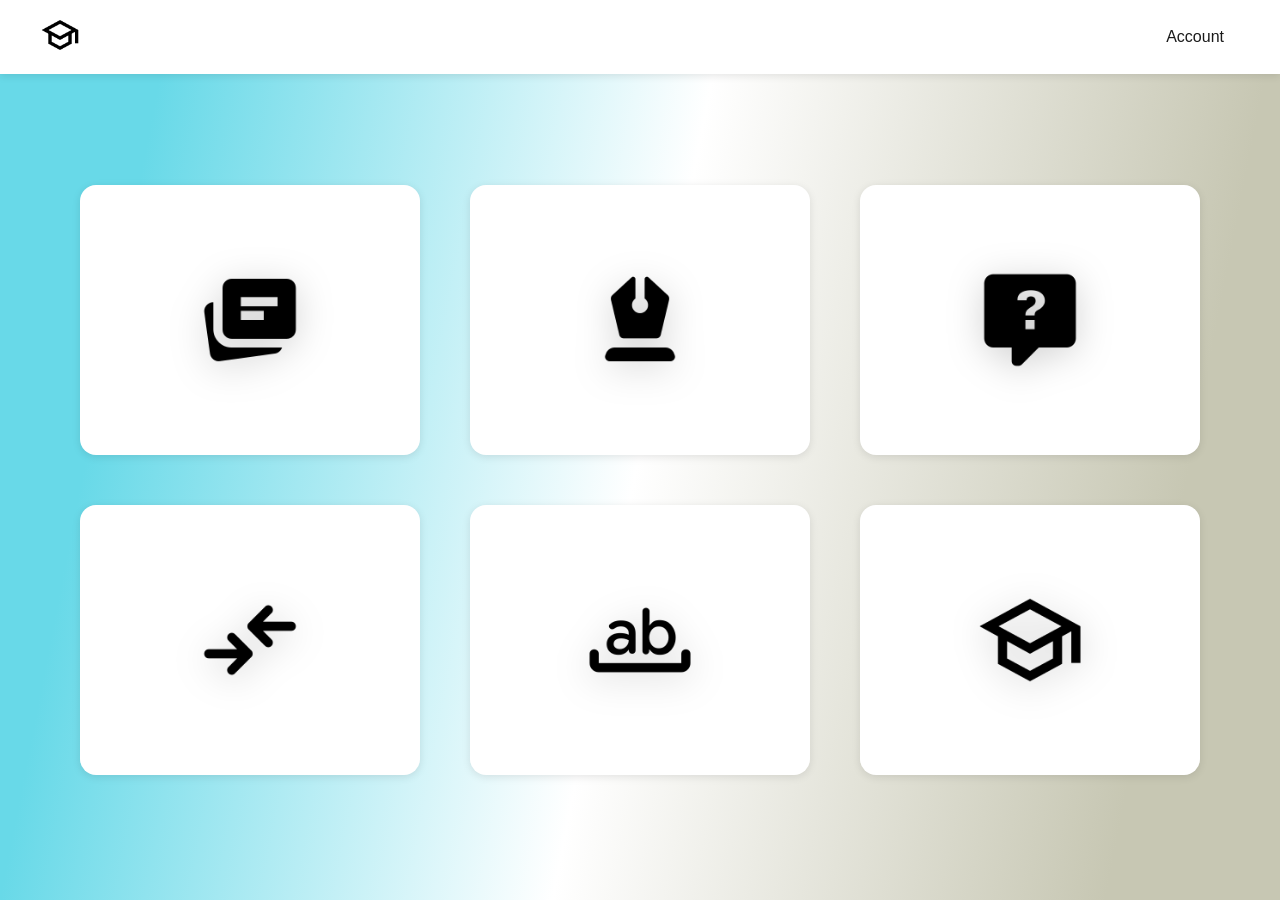
<file: games.html>
<!DOCTYPE html>
<html lang="cs">
<head>
  <meta charset="UTF-8">
  <meta name="viewport" content="width=device-width, initial-scale=1.0">
  <title>Games</title>
  <link rel="stylesheet" href="styles.css">
</head>
<body>
  <nav class="navbar">
    <div class="navbar-logo">
      <a href="/home">
        <img src="/assets/logo.png" alt="Logo" class="logo-img">
      </a>
    </div>
    <div class="navbar-account">
      <a href="/account" class="account-link" id="navAccountLink">Account</a>
    </div>
  </nav>
  <div class="container1">
    <a href="/flashcards">
    <div class="card">
      <img class="card-logo" src="/assets/flashcardslogo.png" alt="Flashcards logo">
      <div class="card-overlay">
        <h3>Flashcards</h3>
        <p>Quickly review concepts with interactive cards.</p>
      </div>
    </div>
  </a>
    <a href="/blank">
    <div class="card">
      <img class="card-logo" src="/assets/fillinlogo.png" alt="Fill in the blanks logo">
      <div class="card-overlay">
        <h3>Fill in the blanks</h3>
        <p>Complete sentences with the missing words.</p>
      </div>
    </div>
    </a>
    <a href="/quiz">
    <div class="card">
      <img class="card-logo" src="/assets/quizlogo.png" alt="Quiz logo">
      <div class="card-overlay">
        <h3>Quiz</h3>
        <p>Test your knowledge with a short quiz.</p>
      </div>
    </div>
    </a>
    <a href="/match">
    <div class="card">
      <img class="card-logo" src="/assets/matchgamelogo.png" alt="Match game logo">
      <div class="card-overlay">
        <h3>Match game</h3>
        <p>Pair the correct items together.</p>
      </div>
    </div>
    </a>
    <a href="/wordscramble">
    <div class="card">
      <img class="card-logo" src="/assets/wordscramblelogo.png" alt="Word scramble logo">
      <div class="card-overlay">
        <h3>Word scramble</h3>
        <p>Unscramble letters to form words.</p>
      </div>
    </div>
    </a>
    <div class="card">
      <img class="card-logo" src="/assets/logo.png" alt="Coming soon logo">
      <div class="card-overlay">
        <h3>Coming soon</h3>
        <p>More games will appear here soon.</p>
      </div>
    </div>
  </div>
</body>
</html>
</file>
<file: styles.css>
* {
      margin: 0;
      padding: 0;
      box-sizing: border-box;
  }

  /* Navbar styles */
  .navbar {
      position: fixed;
      top: 0;
      left: 0;
      right: 0;
      display: flex;
      justify-content: space-between;
      align-items: center;
      padding: 15px 40px;
      background-color: #ffffff;
      box-shadow: 0 2px 8px rgba(0, 0, 0, 0.1);
      z-index: 1000;
  }

  .navbar-logo {
      display: flex;
      align-items: center;
  }

  .logo-img {
      height: 40px;
      width: auto;
  }

  .navbar-account {
      display: flex;
      align-items: center;
  }

  .account-link {
      color: #1a1a1a;
      text-decoration: none;
      font-size: 1rem;
      font-weight: 500;
      padding: 8px 16px;
      border-radius: 6px;
      transition: all 0.3s ease;
  }

  .account-link:hover {
      background-color: #f5f5f5;
      color: #333;
  }

  /* Account page layout */
  .page-account {
      align-items: flex-start;
  }

  .account-wrap {
      width: min(1100px, 92vw);
      margin: 0 auto;
      padding: 10px 0 40px;
  }

  .account-header {
      display: flex;
      align-items: flex-start;
      justify-content: space-between;
      gap: 20px;
      margin: 10px 0 20px;
  }

  .account-title {
      font-size: 2rem;
      font-weight: 600;
      color: #1a1a1a;
      margin-bottom: 6px;
  }

  .account-subtitle {
      color: #444;
      line-height: 1.4;
      max-width: 70ch;
  }

  .account-badges {
      display: flex;
      gap: 10px;
      flex-wrap: wrap;
      justify-content: flex-end;
  }

  .badge {
      display: inline-flex;
      align-items: center;
      gap: 8px;
      padding: 8px 12px;
      border-radius: 999px;
      background: rgba(255, 255, 255, 0.9);
      box-shadow: 0 2px 10px rgba(0, 0, 0, 0.06);
      color: #111;
      font-weight: 600;
      font-size: 0.9rem;
      border: 1px solid rgba(0, 0, 0, 0.06);
  }

  .badge-muted {
      font-weight: 500;
      color: #333;
  }

  .account-grid {
      display: grid;
      grid-template-columns: repeat(2, minmax(0, 1fr));
      gap: 18px;
  }

  .panel {
      background: rgba(255, 255, 255, 0.92);
      border: 1px solid rgba(0, 0, 0, 0.06);
      border-radius: 14px;
      padding: 18px;
      box-shadow: 0 8px 24px rgba(0, 0, 0, 0.08);
  }

  .panel-head h2 {
      font-size: 1.2rem;
      margin-bottom: 4px;
      color: #1a1a1a;
  }

  .panel-head p {
      color: #555;
      font-size: 0.95rem;
      line-height: 1.4;
      margin-bottom: 14px;
  }

  .profile-row {
      display: flex;
      align-items: center;
      gap: 12px;
      margin-bottom: 14px;
  }

  .avatar {
      width: 44px;
      height: 44px;
      border-radius: 12px;
      display: grid;
      place-items: center;
      background: #111;
      color: #fff;
      font-weight: 700;
  }

  .profile-name {
      font-weight: 700;
      color: #111;
  }

  .profile-email {
      color: #555;
      font-size: 0.95rem;
  }

  .form label span {
      display: block;
      font-size: 0.9rem;
      color: #333;
      margin-bottom: 6px;
      font-weight: 600;
  }

  .form input,
  .form textarea,
  .form select {
      width: 100%;
      border: 1px solid rgba(0, 0, 0, 0.14);
      background: #fff;
      border-radius: 10px;
      padding: 12px 12px;
      font-size: 1rem;
      outline: none;
  }

  .form textarea {
      resize: vertical;
  }

  .form input:focus,
  .form textarea:focus,
  .form select:focus {
      border-color: rgba(0, 0, 0, 0.35);
      box-shadow: 0 0 0 3px rgba(0, 0, 0, 0.08);
  }

  .form-row {
      display: grid;
      grid-template-columns: repeat(2, minmax(0, 1fr));
      gap: 12px;
      margin-bottom: 12px;
  }

  .checks { 
    display: grid;
    gap: 2px;
}

.checks { 
  display: flex;
  flex-direction: column;
}

.check {
  display: flex;
  align-items: center;
  gap: 8px;
  font-size: 0.95rem;
}

/* reset checkboxu protoze */
.check input[type="checkbox"] {
  margin: 0;
  width: 16px;
  height: 16px;
  flex-shrink: 0;
}
  .actions {
      display: flex;
      gap: 10px;
      justify-content: flex-end;
      flex-wrap: wrap;
      margin-top: 8px;
  }

  .btn {
      border: none;
      border-radius: 10px;
      padding: 10px 14px;
      font-weight: 700;
      cursor: pointer;
      background: #111;
      color: #fff;
      transition: transform 0.08s ease, opacity 0.2s ease;
  }

  .btn:hover {
      opacity: 0.92;
  }

  .btn:active {
      transform: translateY(1px);
  }

  .btn-secondary {
      background: rgba(0, 0, 0, 0.08);
      color: #111;
  }

  .sub-cards {
      display: grid;
      grid-template-columns: repeat(3, minmax(0, 1fr));
      gap: 10px;
      margin-bottom: 14px;
  }

  .sub-card {
      text-align: left;
      border: 1px solid rgba(0, 0, 0, 0.12);
      background: #fff;
      border-radius: 12px;
      padding: 12px;
      cursor: pointer;
      transition: transform 0.08s ease, border-color 0.2s ease, box-shadow 0.2s ease;
  }

  .sub-card:hover {
      border-color: rgba(0, 0, 0, 0.25);
      box-shadow: 0 8px 16px rgba(0, 0, 0, 0.08);
  }

  .sub-card.is-active {
      border-color: #111;
      box-shadow: 0 0 0 3px rgba(0, 0, 0, 0.08);
  }

  .sub-card-title {
      font-weight: 800;
      color: #111;
      margin-bottom: 2px;
  }

  .sub-card-desc {
      color: #555;
      font-size: 0.92rem;
  }

  .kv {
      display: grid;
      gap: 10px;
      margin-bottom: 10px;
  }

  .kv-row {
      display: flex;
      justify-content: space-between;
      gap: 10px;
      padding: 10px 12px;
      border-radius: 12px;
      background: rgba(0, 0, 0, 0.04);
  }

  .kv-key {
      color: #333;
      font-weight: 700;
  }

  .kv-value {
      color: #111;
      font-weight: 800;
  }

  .prompt-list {
      display: grid;
      gap: 10px;
  }

  .prompt-item {
      padding: 12px 12px;
      border-radius: 12px;
      background: rgba(0, 0, 0, 0.04);
      display: grid;
      gap: 6px;
  }

  .prompt-text {
      color: #111;
      font-weight: 700;
      line-height: 1.35;
      white-space: pre-wrap;
      word-break: break-word;
  }

  .prompt-meta {
      color: #555;
      font-size: 0.9rem;
  }

  .prompt-empty {
      padding: 12px 12px;
      border-radius: 12px;
      background: rgba(0, 0, 0, 0.04);
      color: #444;
      line-height: 1.4;
  }

  @media (max-width: 900px) {
      .account-grid {
          grid-template-columns: 1fr;
      }
      .sub-cards {
          grid-template-columns: 1fr;
      }
      .form-row {
          grid-template-columns: 1fr;
      }
      .account-header {
          flex-direction: column;
      }
      .account-badges {
          justify-content: flex-start;
      }
  }

  body {
      font-family: 'Segoe UI', Tahoma , Geneva, Verdana, sans-serif;
      background: linear-gradient(101deg, rgba(104, 217, 232, 1) 12%, rgba(255, 255, 255, 1) 50%, rgba(199, 199, 179, 1) 88%);
      display: flex;
      min-height: 100vh;
      justify-content: center;
      align-items: center;
      padding: 40px 20px;
      padding-top: 80px; /* Přidáno kvůli fixnímu navbaru */
  }

  .input-container {
      text-align: center;
      width: 90%;
      max-width: 700px;
      background-color: #ffffff;
      padding: 60px 40px 90px; /* extra bottom space for clip button */
      border-radius: 12px;
      box-shadow: 0 8px 24px rgba(0, 0, 0, 0.1);
      position: relative; /* for attach dock */
  }

  .heading {
      color: #1a1a1a;
      font-size: 2rem;
      margin-bottom: 40px;
      font-weight: 400;
      letter-spacing: 0.5px;
  }

  .input-box {
      width: 100%;
      padding: 20px 25px;
      font-size: 1.1rem;
      font-family: 'Segoe UI', Tahoma, Geneva, Verdana, sans-serif;
      border: 2px solid #e0e0e0;
      border-radius: 8px;
      background-color: #fafafa;
      color: #1a1a1a;
      outline: none;
      transition: all 0.3s ease;
      resize: none;
  }

  .input-box:focus {
      border-color: #666666;
      background-color: #ffffff;
      box-shadow: 0 4px 12px rgba(0, 0, 0, 0.08);
  }

  .input-box::placeholder {
      color: #999999;
  }

  /* Minimal attachments (inside input-container) */
  .attach-input {
      position: absolute;
      width: 1px;
      height: 1px;
      opacity: 0;
      pointer-events: none;
  }

  .attach-dock {
      position: absolute;
      right: 18px;
      bottom: 16px;
      display: grid;
      justify-items: end;
      gap: 10px;
  }

  .clip-btn {
      width: 38px;
      height: 38px;
      border-radius: 10px;
      border: 1px solid rgba(0, 0, 0, 0.12);
      background: #fff;
      cursor: pointer;
      display: grid;
      place-items: center;
      padding: 0;
      transition: transform 0.08s ease, opacity 0.2s ease;
  }

  .clip-btn:hover {
      opacity: 0.9;
  }

  .clip-btn:active {
      transform: translateY(1px);
  }

  .clip-icon {
      width: 22px;
      height: 22px;
      object-fit: contain;
      opacity: 0.75;
  }

  .clip-filename {
      max-width: 520px;
      color: #333;
      font-size: 0.9rem;
      font-weight: 600;
      line-height: 1.25;
      white-space: pre-line; /* show up to 3 files on new lines */
      text-align: right;
  }

  @media (max-width: 768px) {
      .input-container {
          padding: 40px 25px;
      }
      
      .heading {
          font-size: 1.5rem;
          margin-bottom: 30px;
      }
      
      .input-box {
          padding: 15px 20px;
          font-size: 1rem;
      }
  }

  .container1 {
    display: grid;
    grid-template-columns: repeat(3, minmax(340px, 1fr)); /* 3 sloupce */
    gap: 50px; /* mezera mezi kartičkami */
    margin: 0 auto;
    padding-top: 20px; /* Přidáno kvůli fixnímu navbaru */
  }

  .card {
    position: relative;
    background: white;
    border-radius: 16px;
    box-shadow: 0 2px 8px rgba(0, 0, 0, 0.1);
    transition: transform 0.3s ease, box-shadow 0.3s ease;
    overflow: hidden;
    min-height: 240px;
    padding: 80px;
    display: flex;
    align-items: center;
    justify-content: center;
    cursor: pointer;
  }

  .card:hover {
    transform: translateY(-5px);
    box-shadow: 0 4px 12px rgba(0, 0, 0, 0.15);
  }

  /* Flashcard flip */
  .flashcards-container .card-inner {
    perspective: 1000px;
  }

  .flashcards-container .card {
    background: transparent;
    overflow: visible;
    transform-style: preserve-3d;
    transition: transform 0.6s ease;
    padding: 0;
    width: 460px;
    min-height: 300px;
  }

  .flashcards-container .card:hover {
    transform: none;
    box-shadow: none;
  }

  .flashcards-container .card.flipped {
    transform: rotateY(180deg);
  }

  .card-front,
  .card-back {
    position: absolute;
    inset: 0;
    display: flex;
    align-items: center;
    justify-content: center;
    backface-visibility: hidden;
    -webkit-backface-visibility: hidden;
    border-radius: 16px;
    padding: 40px;
    box-shadow: 0 2px 8px rgba(0, 0, 0, 0.1);
    font-size: 1.2rem;
    font-weight: 600;
    color: #111;
    text-align: center;
  }

  .card-front {
    background: white;
  }

  .card-back {
    background: white;
    transform: rotateY(180deg);
  }

  .flashcard-nav {
    display: flex;
    align-items: center;
    justify-content: center;
    gap: 24px;
    margin-top: 28px;
  }

  .nav-btn {
    background: white;
    border: 1px solid rgba(0, 0, 0, 0.12);
    border-radius: 10px;
    width: 44px;
    height: 44px;
    font-size: 1.2rem;
    cursor: pointer;
    display: grid;
    place-items: center;
    transition: transform 0.08s ease, box-shadow 0.2s ease;
    box-shadow: 0 2px 8px rgba(0, 0, 0, 0.08);
  }

  .nav-btn:hover {
    box-shadow: 0 4px 12px rgba(0, 0, 0, 0.14);
  }

  .nav-btn:active {
    transform: translateY(1px);
  }

  .card-counter {
    font-size: 1rem;
    font-weight: 600;
    color: #333;
    min-width: 50px;
    text-align: center;
  }

  /* Fill in the blank */
  .blank-container {
    display: flex;
    flex-direction: column;
    align-items: center;
  }

  .blank-card {
    background: white;
    border-radius: 16px;
    box-shadow: 0 2px 8px rgba(0, 0, 0, 0.1);
    padding: 50px 50px 40px;
    width: 460px;
    min-height: 300px;
    display: flex;
    flex-direction: column;
    align-items: center;
    justify-content: center;
    gap: 20px;
    text-align: center;
  }

  .blank-sentence {
    font-size: 1.2rem;
    font-weight: 600;
    color: #111;
    line-height: 1.6;
  }

  .blank-slot {
    display: inline-block;
    border-bottom: 2px solid #111;
    min-width: 80px;
    color: transparent;
  }

  .blank-input {
    width: 100%;
    padding: 12px 16px;
    font-size: 1rem;
    border: 1px solid rgba(0, 0, 0, 0.15);
    border-radius: 10px;
    outline: none;
    text-align: center;
    transition: border-color 0.2s ease, box-shadow 0.2s ease;
    font-family: inherit;
  }

  .blank-input:focus {
    border-color: rgba(0, 0, 0, 0.35);
    box-shadow: 0 0 0 3px rgba(0, 0, 0, 0.08);
  }

  .blank-input:disabled {
    background: #f5f5f5;
    cursor: not-allowed;
  }

  .blank-check-btn {
    padding: 10px 28px;
    background: #111;
    color: white;
    border: none;
    border-radius: 10px;
    font-size: 1rem;
    font-weight: 700;
    cursor: pointer;
    transition: opacity 0.2s ease, transform 0.08s ease;
    font-family: inherit;
  }

  .blank-check-btn:hover {
    opacity: 0.88;
  }

  .blank-check-btn:active {
    transform: translateY(1px);
  }

  .blank-check-btn:disabled {
    opacity: 0.4;
    cursor: not-allowed;
  }

  .blank-feedback {
    font-size: 1rem;
    font-weight: 600;
    min-height: 24px;
  }

  .blank-feedback.correct {
    color: #16a34a;
  }

  .blank-feedback.wrong {
    color: #dc2626;
  }

  .card-logo {
    width: 110px;
    height: 110px;
    object-fit: contain;
    transition: transform 0.3s ease, filter 0.3s ease, opacity 0.3s ease;
    filter: drop-shadow(0 6px 18px rgba(0, 0, 0, 0.18));
  }

  .card:hover .card-logo {
    transform: scale(0.96);
    opacity: 0.35;
  }

  .card-overlay {
    position: absolute;
    inset: 0;
    display: flex;
    flex-direction: column;
    justify-content: center;
    padding: 22px;
    opacity: 0;
    transform: translateY(6px);
    transition: opacity 0.25s ease, transform 0.25s ease;
    background: radial-gradient(circle at 20% 20%, rgba(255, 255, 255, 0.98), rgba(255, 255, 255, 0.92));
    text-align: center;
    pointer-events: none; /* overlay is informational */
  }

  .card:hover .card-overlay {
    opacity: 1;
    transform: translateY(0);
  }

  .card-overlay h3 {
    color: #111;
    margin-bottom: 10px;
    font-size: 1.35rem;
  }

  .card-overlay p {
    color: #333;
    line-height: 1.5;
    max-width: 42ch;
    margin: 0 auto;
    opacity: 0.92;
  }

  /* Responzivní design */
  @media (max-width: 768px) {
    .container1 {
      grid-template-columns: repeat(2, 1fr); /* 2 sloupce na tabletech */
    }
  }

  @media (max-width: 480px) {
    .container1 {
      grid-template-columns: 1fr; /* 1 sloupec na mobilech */
    }
  }

  .logo-img {
    cursor: pointer;
  }

  /* Quiz */
  .quiz-container {
    display: flex;
    flex-direction: column;
    align-items: center;
  }

  .quiz-card {
    background: white;
    border-radius: 16px;
    box-shadow: 0 2px 8px rgba(0, 0, 0, 0.1);
    padding: 32px 40px 28px;
    width: 520px;
    min-height: 340px;
    display: flex;
    flex-direction: column;
    gap: 18px;
    text-align: center;
  }

  .quiz-score {
    font-size: 0.9rem;
    font-weight: 700;
    color: #555;
    text-align: right;
  }

  .quiz-question {
    font-size: 1.15rem;
    font-weight: 600;
    color: #111;
    line-height: 1.5;
    flex: 1;
  }

  .quiz-options {
    display: grid;
    grid-template-columns: 1fr 1fr;
    gap: 10px;
  }

  .quiz-option {
    padding: 12px 10px;
    border: 1px solid rgba(0, 0, 0, 0.14);
    border-radius: 10px;
    background: #fff;
    font-size: 0.95rem;
    font-weight: 600;
    cursor: pointer;
    transition: border-color 0.2s ease, background 0.2s ease, transform 0.08s ease;
    font-family: inherit;
    text-align: center;
  }

  .quiz-option:hover:not(:disabled) {
    border-color: rgba(0, 0, 0, 0.3);
    background: #f9f9f9;
  }

  .quiz-option:active:not(:disabled) {
    transform: translateY(1px);
  }

  .quiz-option:disabled {
    cursor: not-allowed;
  }

  .quiz-option.correct {
    background: #dcfce7;
    border-color: #16a34a;
    color: #14532d;
  }

  .quiz-option.wrong {
    background: #fee2e2;
    border-color: #dc2626;
    color: #7f1d1d;
  }

  /* Match game */
  .match-container {
    display: flex;
    flex-direction: column;
    align-items: center;
    gap: 16px;
  }

  .match-board {
    display: flex;
    gap: 24px;
    align-items: flex-start;
  }

  .match-col {
    display: flex;
    flex-direction: column;
    gap: 10px;
    width: 260px;
  }

  .match-item {
    padding: 14px 16px;
    border: 1px solid rgba(0, 0, 0, 0.14);
    border-radius: 10px;
    background: #fff;
    font-size: 0.95rem;
    font-weight: 600;
    cursor: pointer;
    text-align: center;
    transition: border-color 0.2s ease, background 0.2s ease, transform 0.08s ease;
    font-family: inherit;
    box-shadow: 0 2px 6px rgba(0, 0, 0, 0.06);
    word-break: break-word;
  }

  .match-item:hover:not(:disabled):not(.matched) {
    border-color: rgba(0, 0, 0, 0.28);
    box-shadow: 0 4px 12px rgba(0, 0, 0, 0.1);
  }

  .match-item.selected {
    border-color: #111;
    box-shadow: 0 0 0 3px rgba(0, 0, 0, 0.1);
    background: #f0f0f0;
  }

  .match-item.matched {
    background: #dcfce7;
    border-color: #16a34a;
    color: #14532d;
    opacity: 0.75;
    cursor: default;
  }

  .match-item.wrong {
    background: #fee2e2;
    border-color: #dc2626;
    color: #7f1d1d;
  }

  .match-status {
    font-size: 1.1rem;
    font-weight: 700;
    min-height: 28px;
    text-align: center;
  }

  /* Word scramble */
  .scramble-container {
    display: flex;
    flex-direction: column;
    align-items: center;
  }

  .scramble-card {
    background: white;
    border-radius: 16px;
    box-shadow: 0 2px 8px rgba(0, 0, 0, 0.1);
    padding: 50px 50px 40px;
    width: 460px;
    min-height: 300px;
    display: flex;
    flex-direction: column;
    align-items: center;
    justify-content: center;
    gap: 16px;
    text-align: center;
  }

  .scramble-hint {
    font-size: 0.95rem;
    color: #666;
    font-weight: 500;
  }

  .scramble-word {
    font-size: 2rem;
    font-weight: 700;
    color: #111;
    letter-spacing: 0.15em;
    font-family: 'Courier New', monospace;
  }

  /* Auth pages */
  .auth-card {
    background: white;
    border-radius: 16px;
    box-shadow: 0 8px 24px rgba(0, 0, 0, 0.1);
    padding: 48px 44px 40px;
    width: 100%;
    max-width: 420px;
    display: flex;
    flex-direction: column;
    gap: 20px;
  }

  .auth-title {
    font-size: 1.6rem;
    font-weight: 600;
    color: #1a1a1a;
    text-align: center;
    margin-bottom: 4px;
  }

  .auth-field {
    display: flex;
    flex-direction: column;
    gap: 6px;
  }

  .auth-label {
    font-size: 0.9rem;
    font-weight: 600;
    color: #333;
  }

  .auth-input {
    padding: 12px 16px;
    font-size: 1rem;
    border: 1px solid rgba(0, 0, 0, 0.15);
    border-radius: 10px;
    outline: none;
    transition: border-color 0.2s ease, box-shadow 0.2s ease;
    font-family: inherit;
    width: 100%;
  }

  .auth-input:focus {
    border-color: rgba(0, 0, 0, 0.35);
    box-shadow: 0 0 0 3px rgba(0, 0, 0, 0.08);
  }

  .auth-btn {
    width: 100%;
    padding: 12px;
    background: #111;
    color: white;
    border: none;
    border-radius: 10px;
    font-size: 1rem;
    font-weight: 700;
    cursor: pointer;
    transition: opacity 0.2s ease, transform 0.08s ease;
    font-family: inherit;
    margin-top: 4px;
  }

  .auth-btn:hover { opacity: 0.88; }
  .auth-btn:active { transform: translateY(1px); }
  .auth-btn:disabled { opacity: 0.5; cursor: not-allowed; }

  .auth-error {
    font-size: 0.9rem;
    color: #dc2626;
    font-weight: 600;
    min-height: 20px;
    text-align: center;
  }

  .auth-success {
    font-size: 0.95rem;
    color: #16a34a;
    font-weight: 600;
    text-align: center;
    line-height: 1.5;
  }

  .auth-link {
    text-align: center;
    font-size: 0.95rem;
    color: #555;
  }

  .auth-link a {
    color: #111;
    font-weight: 700;
    text-decoration: none;
  }

  .auth-link a:hover { text-decoration: underline; }
</file>
